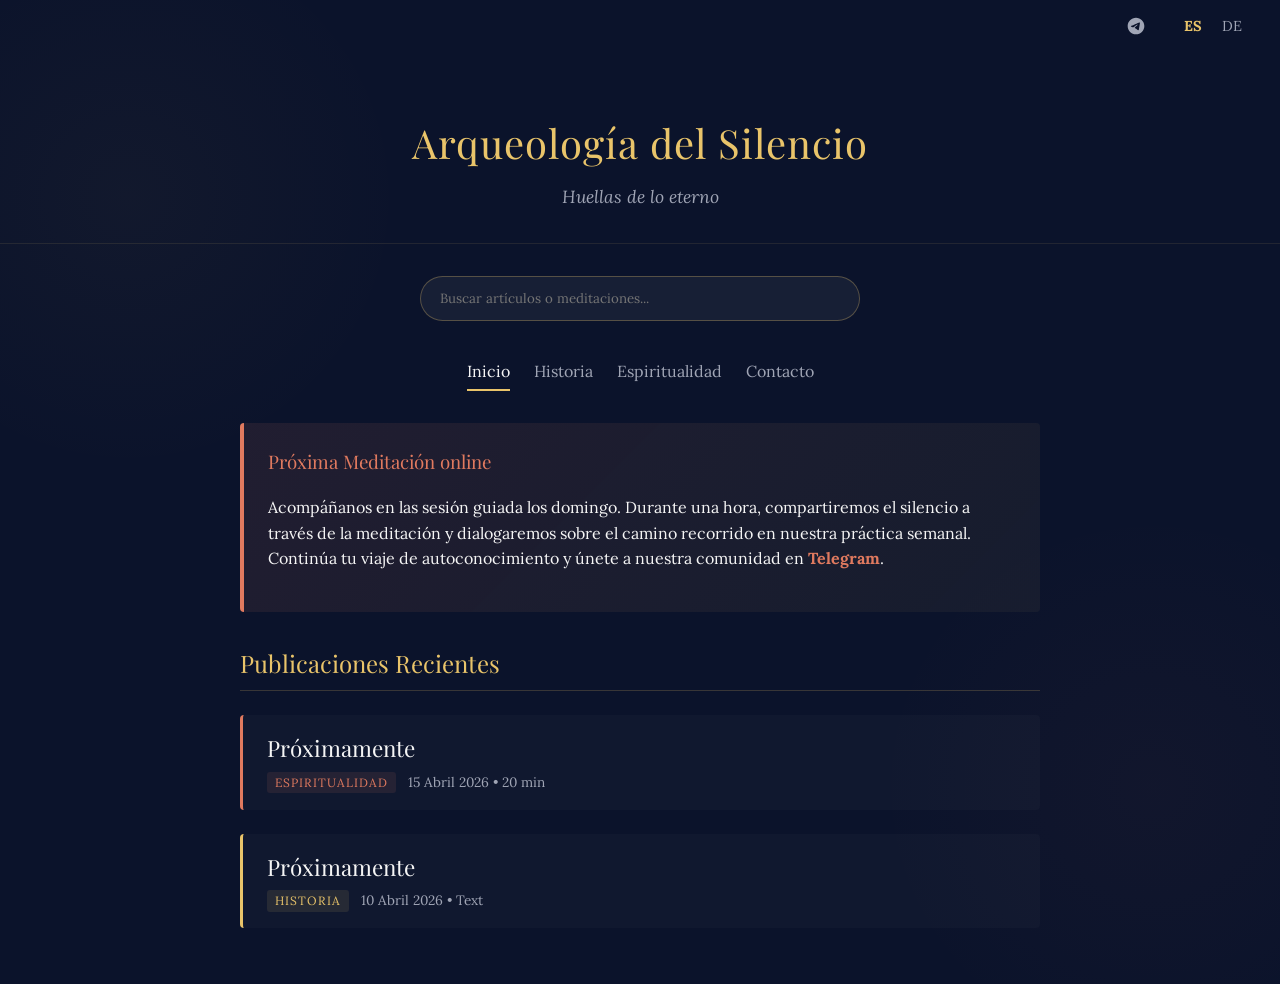
<file: index.html>
<!DOCTYPE html>
<html lang="es">
<head>
    <meta charset="UTF-8">
    <meta name="viewport" content="width=device-width, initial-scale=1.0">
    <title>Arqueología del Silencio</title>
    <link rel="icon" type="image/x-icon" href="favicon.ico">
    <link rel="icon" type="image/png" sizes="32x32" href="favicon-32x32.png">
    <link rel="icon" type="image/png" sizes="16x16" href="favicon-16x16.png">
    <link rel="apple-touch-icon" sizes="180x180" href="apple-touch-icon.png">

<!-- Metadatos Open Graph para Telegram, Facebook, LinkedIn, etc. -->
<meta property="og:type" content="website">
<meta property="og:url" content="https://arqueologiadelsilencio.netlify.app/">
<meta property="og:title" content="Arqueología del Silencio | El Arte de Escuchar">
<meta property="og:description" content="En un mundo saturado de ruido, el silencio se convierte en una excavación profunda hacia la consciencia. Un espacio de contemplacion.">
<meta property="og:image1" content="https://arqueologiadelsilencio.netlify.app/og-image1.png">
<meta property="og:image1:width" content="1200">
<meta property="og:image1:height" content="630">

<!-- Etiquetas complementarias para Twitter/X (usan un formato ligeramente distinto) -->
<meta name="twitter:card" content="summary_large_image">
<meta name="twitter:title" content="Arqueología del Silencio">
<meta name="twitter:description" content="Un espacio de filosofía contemplativa para explorar la quietud y la paz interior en medio del ruido contemporáneo.">
<meta name="twitter:image" content="https://arqueologiadelsilencio.netlify.app/og-image1.png">
    
    <style>
        @import url('https://fonts.googleapis.com/css2?family=Lora:ital,wght@0,400;0,600;1,400&family=Playfair+Display:ital,wght@0,400;0,700;1,400&display=swap');

        :root {
            --azul-noche: #0B132B;
            --dorado: #E9C46A;
            --terracota: #E07A5F;
            --texto-claro: #F5F5F5;
            --texto-gris: #A0A5B5;
        }

        body {
            background-color: var(--azul-noche);
            color: var(--texto-claro);
            font-family: 'Lora', serif;
            line-height: 1.6;
            margin: 0;
            padding: 0;
            background-image: radial-gradient(circle at 10% 20%, rgba(233, 196, 106, 0.03) 0%, transparent 20%), 
                              radial-gradient(circle at 90% 80%, rgba(224, 122, 95, 0.03) 0%, transparent 20%);
        }

        .lang-de { display: none; }
        body.lang-de-active .lang-de { display: inline-block; }
        body.lang-de-active .lang-es { display: none; }

        .top-bar {
            display: flex;
            justify-content: flex-end;
            padding: 1rem 2rem;
        }

        .lang-btn {
            background: none;
            border: none;
            color: var(--texto-gris);
            cursor: pointer;
            font-family: 'Lora', serif;
            font-size: 0.9rem;
            margin-left: 0.5rem;
            transition: color 0.3s;
        }
        .lang-btn:hover, .lang-btn.active {
            color: var(--dorado);
            font-weight: bold;
        }

        header {
            text-align: center;
            padding: 2rem 1rem 2rem;
            border-bottom: 1px solid rgba(233, 196, 106, 0.1);
        }

        h1, h2, h3 {
            font-family: 'Playfair Display', serif;
            font-weight: 400;
        }

        h1 {
            color: var(--dorado);
            font-size: 2.5rem;
            margin-bottom: 0.5rem;
            letter-spacing: 1px;
        }

        .subtitle {
            color: var(--texto-gris);
            font-style: italic;
            font-size: 1.1rem;
        }

        main {
            max-width: 800px;
            margin: 0 auto;
            padding: 2rem 1rem;
        }

        .search-container {
            margin-bottom: 2rem;
            text-align: center;
        }
        .search-input {
            width: 100%;
            max-width: 400px;
            padding: 0.8rem 1.2rem;
            background: rgba(255, 255, 255, 0.05);
            border: 1px solid rgba(233, 196, 106, 0.3);
            border-radius: 25px;
            color: var(--texto-claro);
            font-family: 'Lora', serif;
            outline: none;
            transition: border-color 0.3s;
        }
        .search-input:focus {
            border-color: var(--dorado);
        }

        nav {
            display: flex;
            justify-content: center;
            gap: 1.5rem;
            margin-bottom: 2rem;
            flex-wrap: wrap;
        }

        button.nav-btn {
            background: none;
            border: none;
            color: var(--texto-gris);
            font-family: 'Lora', serif;
            font-size: 1rem;
            cursor: pointer;
            padding: 0.5rem 0;
            border-bottom: 2px solid transparent;
            transition: all 0.3s ease;
        }

        button.nav-btn:hover, button.nav-btn.active {
            color: var(--texto-claro);
            border-bottom: 2px solid var(--dorado);
        }

        .announcement {
            background: linear-gradient(135deg, rgba(224, 122, 95, 0.1), rgba(233, 196, 106, 0.05));
            border-left: 4px solid var(--terracota);
            padding: 1.5rem;
            border-radius: 4px;
            margin-bottom: 2rem;
        }
        .announcement h3 { margin-top: 0; color: var(--terracota); }

        .post-list {
            list-style: none;
            padding: 0;
        }

        .post-item {
            margin-bottom: 1.5rem;
            padding: 1rem 1.5rem;
            background: rgba(255, 255, 255, 0.02);
            border-radius: 4px;
            display: flex;
            flex-direction: column;
            border-left: 3px solid transparent;
            transition: background 0.3s ease;
        }

        .post-item:hover { background: rgba(255, 255, 255, 0.05); }
        .post-item.historia { border-left-color: var(--dorado); }
        .post-item.espiritualidad { border-left-color: var(--terracota); }

        .post-title {
            font-family: 'Playfair Display', serif;
            font-size: 1.4rem;
            color: var(--texto-claro);
            text-decoration: none;
            margin-bottom: 0.3rem;
        }

        .post-meta {
            font-size: 0.85rem;
            color: var(--texto-gris);
        }

        .tag {
            font-size: 0.75rem;
            text-transform: uppercase;
            letter-spacing: 1px;
            padding: 0.2rem 0.5rem;
            border-radius: 3px;
            margin-right: 0.5rem;
        }
        .tag.historia { background: rgba(233, 196, 106, 0.1); color: var(--dorado); }
        .tag.espiritualidad { background: rgba(224, 122, 95, 0.1); color: var(--terracota); }

        .section-title {
            font-family: 'Playfair Display', serif;
            color: var(--dorado);
            border-bottom: 1px solid rgba(233, 196, 106, 0.2);
            padding-bottom: 0.5rem;
            margin-top: 2rem;
            margin-bottom: 1.5rem;
        }

        #lista-area, #contact-area { display: none; }

        .btn-telegram {
            display: inline-block;
            margin-top: 1rem;
            padding: 0.8rem 1.5rem;
            background: transparent;
            color: var(--terracota);
            border: 1px solid var(--terracota);
            text-decoration: none;
            border-radius: 4px;
            transition: all 0.3s ease;
        }
        .btn-telegram:hover {
            background: var(--terracota);
            color: var(--azul-noche);
        }

    </style>
</head>
<body>

    <div class="top-bar">
     <!-- Enlace al Canal de Telegram -->
     <a href="https://t.me/MeditationDE" target="_blank" title="Unirse al Canal de Telegram" style="margin-right: 1.5rem; display: flex; align-items: center; color: var(--texto-gris); transition: color 0.3s;" onmouseover="this.style.color='var(--terracota)'" onmouseout="this.style.color='var(--texto-gris)'">
         <svg viewBox="0 0 24 24" width="20" height="20" fill="currentColor">
             <path d="M12 2C6.48 2 2 6.48 2 12s4.48 10 10 10 10-4.48 10-10S17.52 2 12 2zm4.64 6.8c-.15 1.58-.8 5.42-1.13 7.19-.14.75-.42 1-.68 1.03-.58.05-1.02-.38-1.58-.75-.88-.58-1.38-.94-2.23-1.5-.99-.65-.35-1.01.22-1.59.15-.15 2.71-2.48 2.76-2.69a.2.2 0 00-.05-.18c-.06-.05-.14-.03-.21-.02-.09.02-1.49.95-4.22 2.79-.4.27-.76.41-1.08.4-.36-.01-1.04-.2-1.55-.37-.63-.21-1.12-.33-1.08-.7.02-.19.27-.39.75-.59 2.95-1.28 4.91-2.12 5.89-2.53 2.79-1.16 3.37-1.36 3.75-1.36.08 0 .27.02.39.12.1.08.13.19.14.27-.01.06.01.24 0 .24z"/>
         </svg>
     </a>
        <button class="lang-btn active" id="btn-es" onclick="setLanguage('es')">ES</button>
        <button class="lang-btn" id="btn-de" onclick="setLanguage('de')">DE</button>
    </div>

    <header>
        <h1>Arqueología del Silencio</h1>
        <div class="subtitle">
            <span class="lang-es">Huellas de lo eterno</span>
            <span class="lang-de">Spuren des Ewigen</span>
        </div>
    </header>

    <main>
        <div class="search-container">
            <input type="text" id="searchInput" class="search-input" onkeyup="performSearch()" 
                   placeholder="Buscar artículos o meditaciones...">
        </div>

        <nav>
            <button class="nav-btn active" onclick="navigate('inicio')">
                <span class="lang-es">Inicio</span><span class="lang-de">Startseite</span>
            </button>
            <button class="nav-btn" onclick="navigate('historia')">
                <span class="lang-es">Historia</span><span class="lang-de">Geschichte</span>
            </button>
            <button class="nav-btn" onclick="navigate('espiritualidad')">
                <span class="lang-es">Espiritualidad</span><span class="lang-de">Spiritualität</span>
            </button>
            <button class="nav-btn" onclick="navigate('contacto')">
                <span class="lang-es">Contacto</span><span class="lang-de">Kontakt</span>
            </button>
        </nav>

        <div id="inicio-area">
            <div class="announcement">
                <h3>
                    <span class="lang-es">Próxima Meditación online</span>
                    <span class="lang-de">Nächste Live-Meditation</span>
                </h3>
                <p>
                    <span class="lang-es">Acompáñanos en las sesión guiada los domingo. Durante una hora, compartiremos el silencio a través de la meditación y dialogaremos sobre el 
                                          camino recorrido en nuestra práctica semanal. Continúa tu viaje de autoconocimiento y únete a nuestra comunidad en 
                                          <a href="https://t.me/MeditationDE" target="_blank" style="color: var(--terracota); text-decoration: none; font-weight: bold;">Telegram</a>.</span>
                    <span class="lang-de">Begleite uns sonntags bei der geführten Sitzung. Eine Stunde lang werden wir durch Meditation die Stille teilen und uns über den in unserer wöchentlichen 
                                          Praxis zurückgelegten Weg austauschen. Setze deine Reise der Selbsterkenntnis fort und schließe dich unserer Gemeinschaft an 
                                          <a href="https://t.me/ArqueologiaSilencio" target="_blank" style="color: var(--terracota); text-decoration: none; font-weight: bold;">Telegram</a>.</span>
                </p>
            </div>

            <h2 class="section-title">
                <span class="lang-es">Publicaciones Recientes</span>
                <span class="lang-de">Neueste Beiträge</span>
            </h2>
            <ul class="post-list" id="recent-posts">
                <!-- Posts insertados via JS -->
            </ul>
        </div>

        <div id="lista-area">
            <h2 class="section-title" id="lista-titulo">
                <span class="lang-es">Resultados</span><span class="lang-de">Ergebnisse</span>
            </h2>
            <!-- Hemos quitado los 'data-title'. Ahora el buscador lee el texto real -->
            <ul class="post-list" id="all-posts">
                <li class="post-item espiritualidad">
                    <a href="#" class="post-title">
                        <span class="lang-es">Próximamente</span>
                        <span class="lang-de">Demnächst</span>
                    </a>
                    <div class="post-meta">
                        <span class="tag espiritualidad"><span class="lang-es">Espiritualidad</span><span class="lang-de">Spiritualität</span></span> 
                        <span class="lang-es">15 Abril 2026</span><span class="lang-de">15. April 2026</span> • 20 min
                    </div>
                </li>
                <li class="post-item historia">
                    <a href="#" class="post-title">
                        <span class="lang-es">Próximamente</span>
                        <span class="lang-de">Demnächst</span>
                    </a>
                    <div class="post-meta">
                        <span class="tag historia"><span class="lang-es">Historia</span><span class="lang-de">Geschichte</span></span> 
                        <span class="lang-es">10 Abril 2026</span><span class="lang-de">10. April 2026</span> • Text
                    </div>
                </li>
                <li class="post-item espiritualidad">
                    <a href="#" class="post-title">
                        <span class="lang-es">Próximamente</span>
                        <span class="lang-de">Demnächst</span>
                    </a>
                    <div class="post-meta">
                        <span class="tag espiritualidad"><span class="lang-es">Espiritualidad</span><span class="lang-de">Spiritualität</span></span> 
                        <span class="lang-es">5 Abril 2026</span><span class="lang-de">5. April 2026</span> • 10 min
                    </div>
                </li>
                <li class="post-item historia">
                    <a href="#" class="post-title">
                        <span class="lang-es">Próximamente</span>
                        <span class="lang-de">Demnächst</span>
                    </a>
                    <div class="post-meta">
                        <span class="tag historia"><span class="lang-es">Historia</span><span class="lang-de">Geschichte</span></span> 
                        <span class="lang-es">28 Marzo 2026</span><span class="lang-de">28. März 2026</span> • Text
                    </div>
                </li>
            </ul>
        </div>

        <div id="contact-area" style="text-align: center; padding: 2rem; background: rgba(0,0,0,0.2); border-radius: 8px;">
            <h2>
                <span class="lang-es">Meditaciones Privadas & Contacto</span>
                <span class="lang-de">Private Meditationen & Kontakt</span>
            </h2>
            <p>
                <span class="lang-es">Si deseas agendar una sesión de meditación privada o simplemente ponerte en contacto, envíame un correo electrónico</span>
                <span class="lang-de">Wenn Sie eine private Meditationssitzung vereinbaren oder einfach Kontakt aufnehmen möchten, Schick mir eine E-Mail.</span>
            </p>
            <a href="mailto:contactoarqueologia@proton.me" target="_blank" class="btn-telegram">
                <span class="lang-es">Enviame un E-Mail</span>
                <span class="lang-de">Schick mir eine E-Mail</span>
            </a>
        </div>
    </main>

    <script>
        document.addEventListener("DOMContentLoaded", () => {
            const allPosts = document.querySelectorAll('#all-posts .post-item');
            const recentContainer = document.getElementById('recent-posts');
            if(allPosts.length > 0) recentContainer.appendChild(allPosts[0].cloneNode(true));
            if(allPosts.length > 1) recentContainer.appendChild(allPosts[1].cloneNode(true));
        });

        function setLanguage(lang) {
            if(lang === 'de') {
                document.body.classList.add('lang-de-active');
                document.getElementById('btn-de').classList.add('active');
                document.getElementById('btn-es').classList.remove('active');
                document.getElementById('searchInput').placeholder = "Artikel oder Meditationen suchen...";
            } else {
                document.body.classList.remove('lang-de-active');
                document.getElementById('btn-es').classList.add('active');
                document.getElementById('btn-de').classList.remove('active');
                document.getElementById('searchInput').placeholder = "Buscar artículos o meditaciones...";
            }
        }

        function navigate(section) {
            const btns = document.getElementsByClassName("nav-btn");
            for (let i = 0; i < btns.length; i++) {
                btns[i].classList.remove("active");
            }
            event.currentTarget.classList.add("active");

            document.getElementById('inicio-area').style.display = "none";
            document.getElementById('lista-area').style.display = "none";
            document.getElementById('contact-area').style.display = "none";
            document.getElementById('searchInput').value = ""; 

            if (section === 'inicio') {
                document.getElementById('inicio-area').style.display = "block";
            } else if (section === 'contacto') {
                document.getElementById('contact-area').style.display = "block";
            } else {
                document.getElementById('lista-area').style.display = "block";
                const posts = document.querySelectorAll('#all-posts .post-item');
                posts.forEach(post => {
                    if (post.classList.contains(section)) {
                        post.style.display = "flex";
                    } else {
                        post.style.display = "none";
                    }
                });
            }
        }

        // --- CORRECCIÓN DEL BUSCADOR ---
        // Función para quitar acentos, diéresis y convertir a minúsculas
        function normalizeString(str) {
            return str.toLowerCase().normalize("NFD").replace(/[̀-ͯ]/g, "").trim();
        }

        function performSearch() {
            const query = normalizeString(document.getElementById('searchInput').value);

            if(query === "") {
                document.getElementById('inicio-area').style.display = "block";
                document.getElementById('lista-area').style.display = "none";
                document.getElementById('contact-area').style.display = "none";
                return;
            }

            document.getElementById('inicio-area').style.display = "none";
            document.getElementById('contact-area').style.display = "none";
            document.getElementById('lista-area').style.display = "block";

            const btns = document.getElementsByClassName("nav-btn");
            for (let i = 0; i < btns.length; i++) {
                btns[i].classList.remove("active");
            }

            const posts = document.querySelectorAll('#all-posts .post-item');
            posts.forEach(post => {
                // Ahora busca en todo el texto del post, ignorando acentos y espacios extra
                const postText = normalizeString(post.textContent);
                if (postText.includes(query)) {
                    post.style.display = "flex";
                } else {
                    post.style.display = "none";
                }
            });
        }
    </script>
</body>
</html>
</file>
